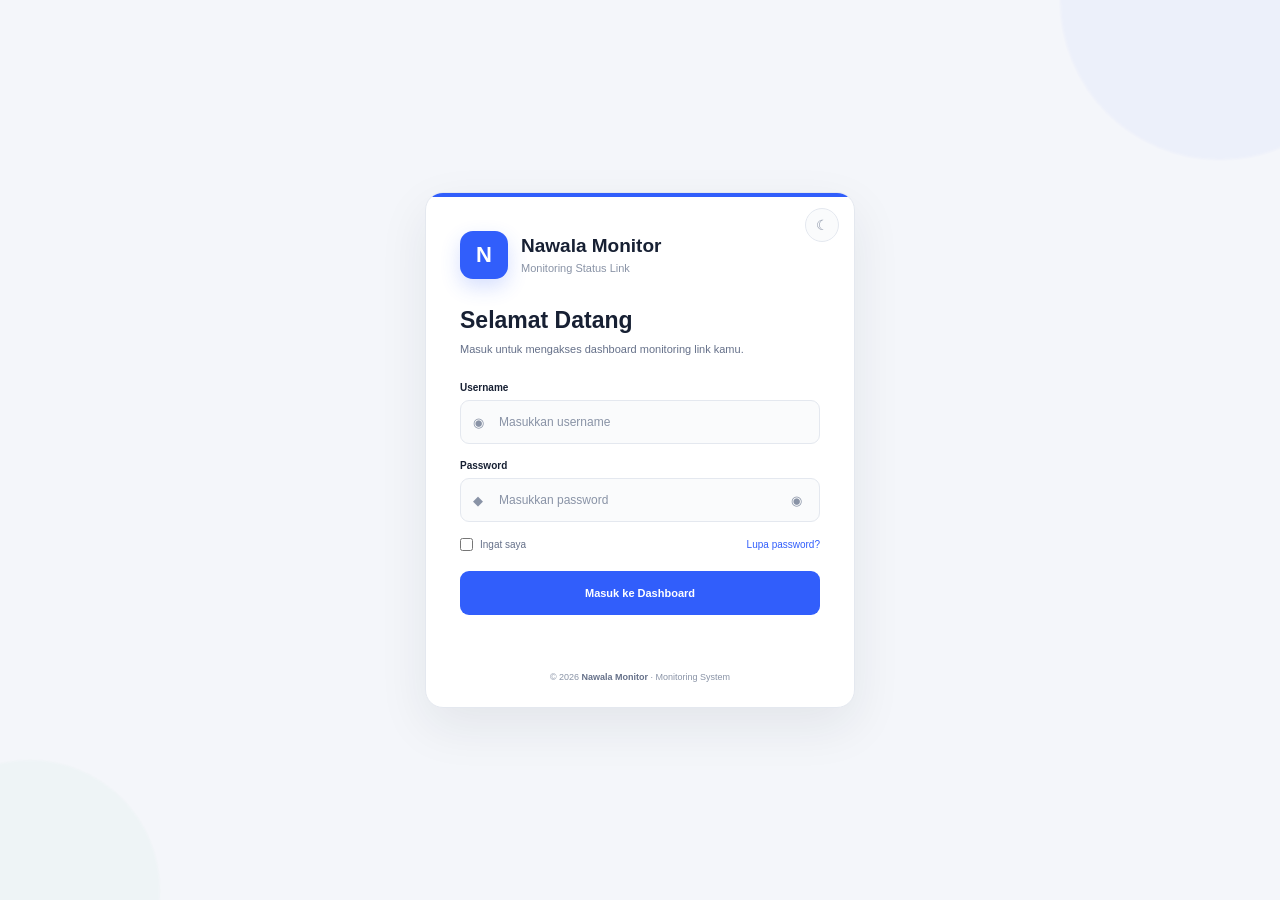
<file: index.html>
<!DOCTYPE html>
<html lang="id">
<head>
    <meta charset="UTF-8">

    <meta
        name="viewport"
        content="width=device-width, initial-scale=1.0"
    >

    <title>Nawala Monitor - Login</title>

    <style>

        * {
            box-sizing: border-box;
            margin: 0;
            padding: 0;
        }


        :root {
            --background: #f4f6fa;
            --surface: #ffffff;
            --surface-soft: #fafbfc;

            --text: #172033;
            --text-secondary: #657089;
            --muted: #8993a6;

            --border: #e4e8ef;

            --primary: #315efb;
            --primary-hover: #244bd3;

            --green: #16a36a;
            --green-bg: #e8f8f1;

            --red: #e04444;
            --red-bg: #fff0f0;

            --blue-bg: #edf2ff;

            --shadow:
                0 18px 50px
                rgba(25, 35, 55, .08);
        }


        body.dark {
            --background: #0f141d;
            --surface: #171d28;
            --surface-soft: #1b222e;

            --text: #f1f4f9;
            --text-secondary: #aeb7c7;
            --muted: #7f8a9e;

            --border: #293241;

            --blue-bg: #1b2a52;
            --green-bg: #123a2c;
            --red-bg: #401f22;

            --shadow:
                0 18px 50px
                rgba(0, 0, 0, .25);
        }


        html,
        body {
            width: 100%;
            min-height: 100%;
        }


        body {
            font-family:
                Inter,
                -apple-system,
                BlinkMacSystemFont,
                "Segoe UI",
                Arial,
                sans-serif;

            background:
                var(--background);

            color:
                var(--text);

            min-height: 100vh;

            display: flex;
            align-items: center;
            justify-content: center;

            padding: 24px;

            transition:
                background .25s,
                color .25s;
        }


        .page-background {
            position: fixed;
            inset: 0;

            pointer-events: none;
            overflow: hidden;
        }


        .background-circle {
            position: absolute;

            border-radius: 50%;

            filter: blur(1px);

            opacity: .45;
        }


        .circle-one {
            width: 320px;
            height: 320px;

            top: -160px;
            right: -100px;

            background:
                rgba(49, 94, 251, .08);
        }


        .circle-two {
            width: 260px;
            height: 260px;

            bottom: -120px;
            left: -100px;

            background:
                rgba(22, 163, 106, .06);
        }


        .login-wrapper {
            position: relative;

            width: min(430px, 100%);

            animation:
                loginAppear .45s ease;
        }


        @keyframes loginAppear {

            from {
                opacity: 0;

                transform:
                    translateY(12px)
                    scale(.98);
            }

            to {
                opacity: 1;

                transform:
                    translateY(0)
                    scale(1);
            }

        }


        .login-card {
            position: relative;

            background:
                var(--surface);

            border:
                1px solid
                var(--border);

            border-radius:
                18px;

            box-shadow:
                var(--shadow);

            overflow: hidden;
        }


        .top-line {
            width: 100%;
            height: 4px;

            background:
                var(--primary);
        }


        .login-content {
            padding:
                34px 34px 30px;
        }


        .brand {
            display: flex;
            align-items: center;

            gap: 13px;

            margin-bottom: 28px;
        }


        .brand-icon {
            width: 48px;
            height: 48px;

            flex-shrink: 0;

            display: flex;
            align-items: center;
            justify-content: center;

            border-radius: 13px;

            background:
                var(--primary);

            color: #fff;

            font-size: 22px;
            font-weight: 800;

            box-shadow:
                0 8px 20px
                rgba(49, 94, 251, .20);
        }


        .brand-text h1 {
            font-size: 19px;
            line-height: 1.2;

            margin-bottom: 4px;
        }


        .brand-text p {
            color:
                var(--muted);

            font-size: 11px;
        }


        .login-title {
            margin-bottom: 7px;

            font-size: 23px;
            font-weight: 750;
        }


        .login-subtitle {
            margin-bottom: 24px;

            color:
                var(--text-secondary);

            font-size: 11px;

            line-height: 1.6;
        }


        .form-group {
            margin-bottom: 16px;
        }


        .form-label-row {
            display: flex;
            align-items: center;
            justify-content: space-between;

            margin-bottom: 7px;
        }


        .form-label {
            color:
                var(--text);

            font-size: 10px;
            font-weight: 700;
        }


        .field-wrap {
            position: relative;
        }


        .field-icon {
            position: absolute;

            left: 13px;
            top: 50%;

            transform:
                translateY(-50%);

            color:
                var(--muted);

            font-size: 13px;

            pointer-events: none;
        }


        .field-input {
            width: 100%;
            height: 44px;

            padding:
                0 44px 0 38px;

            border:
                1px solid
                var(--border);

            border-radius: 9px;

            outline: none;

            background:
                var(--surface-soft);

            color:
                var(--text);

            font-size: 12px;

            transition:
                border-color .2s,
                box-shadow .2s,
                background .2s;
        }


        .field-input::placeholder {
            color:
                var(--muted);
        }


        .field-input:focus {
            border-color:
                var(--primary);

            box-shadow:
                0 0 0 3px
                rgba(49, 94, 251, .08);
        }


        .password-toggle {
            position: absolute;

            right: 10px;
            top: 50%;

            transform:
                translateY(-50%);

            width: 28px;
            height: 28px;

            display: flex;
            align-items: center;
            justify-content: center;

            border: none;
            border-radius: 7px;

            background:
                transparent;

            color:
                var(--muted);

            cursor: pointer;

            font-size: 13px;
        }


        .password-toggle:hover {
            background:
                var(--surface);

            color:
                var(--text-secondary);
        }


        .form-options {
            display: flex;
            align-items: center;
            justify-content: space-between;

            margin:
                3px 0 20px;
        }


        .remember-wrap {
            display: flex;
            align-items: center;

            gap: 7px;
        }


        .remember-wrap input {
            width: 13px;
            height: 13px;

            accent-color:
                var(--primary);

            cursor: pointer;
        }


        .remember-wrap label {
            color:
                var(--text-secondary);

            font-size: 10px;

            cursor: pointer;
        }


        .forgot-button {
            border: none;
            background: none;

            color:
                var(--primary);

            font-size: 10px;

            cursor: pointer;
        }


        .forgot-button:hover {
            text-decoration: underline;
        }


        .login-button {
            width: 100%;
            height: 44px;

            display: flex;
            align-items: center;
            justify-content: center;

            gap: 8px;

            border: none;
            border-radius: 9px;

            background:
                var(--primary);

            color: #fff;

            font-size: 11px;
            font-weight: 700;

            cursor: pointer;

            transition:
                background .2s,
                transform .2s,
                box-shadow .2s;
        }


        .login-button:hover {
            background:
                var(--primary-hover);

            transform:
                translateY(-1px);

            box-shadow:
                0 7px 18px
                rgba(49, 94, 251, .18);
        }


        .login-button:active {
            transform:
                translateY(0);
        }


        .login-button:disabled {
            opacity: .65;

            cursor:
                not-allowed;

            transform:
                none;

            box-shadow:
                none;
        }


        .button-spinner {
            width: 14px;
            height: 14px;

            border:
                2px solid
                rgba(255,255,255,.35);

            border-top-color:
                #fff;

            border-radius: 50%;

            animation:
                spin .7s linear infinite;

            display: none;
        }


        .login-button.loading
        .button-spinner {
            display: block;
        }


        @keyframes spin {

            to {
                transform:
                    rotate(360deg);
            }

        }


        .inline-status {
            min-height: 16px;

            margin-top: 11px;

            text-align: center;

            font-size: 10px;
        }


        .inline-status.success {
            color:
                var(--green);
        }


        .inline-status.error {
            color:
                var(--red);
        }


        .login-footer {
            padding:
                0 34px 25px;

            text-align: center;

            color:
                var(--muted);

            font-size: 9px;
        }


        .login-footer strong {
            color:
                var(--text-secondary);

            font-weight: 600;
        }


        .theme-button {
            position: absolute;

            top: 15px;
            right: 15px;

            width: 34px;
            height: 34px;

            display: flex;
            align-items: center;
            justify-content: center;

            border:
                1px solid
                var(--border);

            border-radius: 50%;

            background:
                var(--surface-soft);

            color:
                var(--muted);

            cursor: pointer;

            font-size: 14px;

            transition:
                .2s;
        }


        .theme-button:hover {
            color:
                var(--primary);

            border-color:
                var(--primary);
        }


        .modal-overlay {
            position: fixed;

            inset: 0;

            z-index: 9999;

            display: flex;
            align-items: center;
            justify-content: center;

            padding: 20px;

            background:
                rgba(10, 18, 32, .38);

            backdrop-filter:
                blur(5px);

            opacity: 0;
            visibility: hidden;

            transition:
                opacity .2s ease,
                visibility .2s ease;
        }


        .modal-overlay.show {
            opacity: 1;
            visibility: visible;
        }


        .modal-card {
            position: relative;

            width: min(370px, 100%);

            padding:
                28px 25px 24px;

            border:
                1px solid
                var(--border);

            border-radius:
                16px;

            background:
                var(--surface);

            box-shadow:
                0 20px 60px
                rgba(10, 18, 32, .18);

            text-align: center;

            transform:
                translateY(10px)
                scale(.96);

            transition:
                transform .25s ease;
        }


        .modal-overlay.show
        .modal-card {
            transform:
                translateY(0)
                scale(1);
        }


        .modal-icon {
            width: 46px;
            height: 46px;

            margin:
                0 auto 14px;

            display: flex;
            align-items: center;
            justify-content: center;

            border-radius: 50%;

            font-size: 21px;
            font-weight: 800;
        }


        .modal-icon.error {
            background:
                var(--red-bg);

            color:
                var(--red);
        }


        .modal-icon.success {
            background:
                var(--green-bg);

            color:
                var(--green);
        }


        .modal-icon.info {
            background:
                var(--blue-bg);

            color:
                var(--primary);
        }


        .modal-title {
            margin-bottom: 6px;

            font-size: 16px;
        }


        .modal-text {
            color:
                var(--text-secondary);

            font-size: 11px;

            line-height: 1.6;
        }


        .modal-button {
            width: 100%;
            height: 38px;

            margin-top: 18px;

            border: none;
            border-radius: 8px;

            background:
                var(--primary);

            color: #fff;

            font-size: 11px;
            font-weight: 700;

            cursor: pointer;
        }


        .modal-button:hover {
            background:
                var(--primary-hover);
        }


        @media (max-width: 500px) {

            body {
                padding:
                    14px;
            }


            .login-content {
                padding:
                    28px 22px 24px;
            }


            .login-footer {
                padding:
                    0 22px 21px;
            }


            .login-title {
                font-size: 21px;
            }

        }

    </style>
</head>


<body>


<div class="page-background">

    <div class="background-circle circle-one"></div>

    <div class="background-circle circle-two"></div>

</div>


<div class="login-wrapper">

    <div class="login-card">

        <div class="top-line"></div>


        <button
            class="theme-button"
            id="themeButton"
            type="button"
            title="Ganti tema"
        >
            ☀
        </button>


        <div class="login-content">


            <div class="brand">

                <div class="brand-icon">
                    N
                </div>


                <div class="brand-text">

                    <h1>
                        Nawala Monitor
                    </h1>

                    <p>
                        Monitoring Status Link
                    </p>

                </div>

            </div>


            <h2 class="login-title">
                Selamat Datang
            </h2>


            <p class="login-subtitle">
                Masuk untuk mengakses dashboard
                monitoring link kamu.
            </p>


            <form id="loginForm">


                <div class="form-group">

                    <div class="form-label-row">

                        <label
                            class="form-label"
                            for="username"
                        >
                            Username
                        </label>

                    </div>


                    <div class="field-wrap">

                        <span class="field-icon">
                            ◉
                        </span>


                        <input
                            class="field-input"
                            id="username"
                            name="username"
                            type="text"
                            placeholder="Masukkan username"
                            autocomplete="username"
                            required
                        >

                    </div>

                </div>


                <div class="form-group">

                    <div class="form-label-row">

                        <label
                            class="form-label"
                            for="password"
                        >
                            Password
                        </label>

                    </div>


                    <div class="field-wrap">

                        <span class="field-icon">
                            ◆
                        </span>


                        <input
                            class="field-input"
                            id="password"
                            name="password"
                            type="password"
                            placeholder="Masukkan password"
                            autocomplete="current-password"
                            required
                        >


                        <button
                            class="password-toggle"
                            id="passwordToggle"
                            type="button"
                            title="Tampilkan password"
                        >
                            ◉
                        </button>

                    </div>

                </div>


                <div class="form-options">

                    <div class="remember-wrap">

                        <input
                            id="remember"
                            type="checkbox"
                        >


                        <label for="remember">
                            Ingat saya
                        </label>

                    </div>


                    <button
                        class="forgot-button"
                        id="forgotButton"
                        type="button"
                    >
                        Lupa password?
                    </button>

                </div>


                <button
                    class="login-button"
                    id="loginButton"
                    type="submit"
                >

                    <span
                        class="button-spinner"
                    ></span>


                    <span id="loginButtonText">
                        Masuk ke Dashboard
                    </span>

                </button>


                <div
                    class="inline-status"
                    id="inlineStatus"
                ></div>


            </form>

        </div>


        <div class="login-footer">

            <span>
                © 2026
                <strong>Nawala Monitor</strong>
                · Monitoring System
            </span>

        </div>

    </div>

</div>


<div
    class="modal-overlay"
    id="modalOverlay"
    aria-hidden="true"
>

    <div
        class="modal-card"
        role="dialog"
        aria-modal="true"
    >

        <div
            class="modal-icon error"
            id="modalIcon"
        >
            !
        </div>


        <h3
            class="modal-title"
            id="modalTitle"
        >
            Login Gagal
        </h3>


        <p
            class="modal-text"
            id="modalText"
        >
            Username atau password salah.
        </p>


        <button
            class="modal-button"
            id="modalButton"
            type="button"
        >
            Tutup
        </button>

    </div>

</div>


<script>

    const API_URL =
        "https://script.google.com/macros/s/AKfycbx0aAqxAzjp5Fsappyf5qnbLV9uavVsM596x0kNsBqiwUP4vPlfJUjYnQXFvDvKezkS/exec";


    const DASHBOARD_URL =
        "dashboard/index.html";


    const SESSION_KEY =
        "nawala_session";


    const USERNAME_KEY =
        "nawala_username";


    const SESSION_EXPIRES_KEY =
        "nawala_session_expires";


    const loginForm =
        document.getElementById(
            "loginForm"
        );


    const usernameInput =
        document.getElementById(
            "username"
        );


    const passwordInput =
        document.getElementById(
            "password"
        );


    const passwordToggle =
        document.getElementById(
            "passwordToggle"
        );


    const loginButton =
        document.getElementById(
            "loginButton"
        );


    const loginButtonText =
        document.getElementById(
            "loginButtonText"
        );


    const inlineStatus =
        document.getElementById(
            "inlineStatus"
        );


    const rememberInput =
        document.getElementById(
            "remember"
        );


    const forgotButton =
        document.getElementById(
            "forgotButton"
        );


    const themeButton =
        document.getElementById(
            "themeButton"
        );


    const modalOverlay =
        document.getElementById(
            "modalOverlay"
        );


    const modalIcon =
        document.getElementById(
            "modalIcon"
        );


    const modalTitle =
        document.getElementById(
            "modalTitle"
        );


    const modalText =
        document.getElementById(
            "modalText"
        );


    const modalButton =
        document.getElementById(
            "modalButton"
        );


    function showModal(
        type,
        title,
        text
    ) {

        modalIcon.className =
            "modal-icon " +
            type;


        if (
            type ===
            "success"
        ) {

            modalIcon.textContent =
                "✓";

        } else if (
            type ===
            "info"
        ) {

            modalIcon.textContent =
                "i";

        } else {

            modalIcon.textContent =
                "!";

        }


        modalTitle.textContent =
            title;


        modalText.textContent =
            text;


        modalOverlay.classList.add(
            "show"
        );


        modalOverlay.setAttribute(
            "aria-hidden",
            "false"
        );

    }


    function closeModal() {

        modalOverlay.classList.remove(
            "show"
        );


        modalOverlay.setAttribute(
            "aria-hidden",
            "true"
        );

    }


    function setLoading(
        loading
    ) {

        loginButton.disabled =
            loading;


        if (loading) {

            loginButton.classList.add(
                "loading"
            );


            loginButtonText.textContent =
                "Memeriksa...";

        } else {

            loginButton.classList.remove(
                "loading"
            );


            loginButtonText.textContent =
                "Masuk ke Dashboard";

        }

    }


    function showInlineStatus(
        text,
        type
    ) {

        inlineStatus.textContent =
            text;


        inlineStatus.className =
            "inline-status " +
            (type || "");

    }


    function loadTheme() {

        const savedTheme =
            localStorage.getItem(
                "nawalaLoginTheme"
            );


        if (
            savedTheme ===
            "dark"
        ) {

            document.body.classList.add(
                "dark"
            );


            themeButton.textContent =
                "☀";

        } else {

            document.body.classList.remove(
                "dark"
            );


            themeButton.textContent =
                "☾";

        }

    }


    function toggleTheme() {

        const dark =
            document.body.classList.toggle(
                "dark"
            );


        localStorage.setItem(
            "nawalaLoginTheme",
            dark
                ? "dark"
                : "light"
        );


        themeButton.textContent =
            dark
                ? "☀"
                : "☾";

    }


    function loadRememberedUsername() {

        const savedUsername =
            localStorage.getItem(
                "nawalaRememberUsername"
            );


        if (
            savedUsername
        ) {

            usernameInput.value =
                savedUsername;


            rememberInput.checked =
                true;

        }

    }


    function clearSession() {

        localStorage.removeItem(
            SESSION_KEY
        );

        localStorage.removeItem(
            USERNAME_KEY
        );

        localStorage.removeItem(
            SESSION_EXPIRES_KEY
        );

    }


    function getStoredSession() {

        const token =
            localStorage.getItem(
                SESSION_KEY
            );


        const expiresAt =
            Number(
                localStorage.getItem(
                    SESSION_EXPIRES_KEY
                ) || 0
            );


        if (!token) {
            return null;
        }


        if (
            expiresAt &&
            Date.now() >= expiresAt
        ) {

            clearSession();

            return null;

        }


        return {
            token: token,
            expiresAt: expiresAt
        };

    }


    function verifyExistingSession() {

        const session =
            getStoredSession();


        if (!session) {
            return;
        }


        const callbackName =
            "sessionCallback_" +
            Date.now() +
            "_" +
            Math.floor(
                Math.random() * 100000
            );


        const script =
            document.createElement(
                "script"
            );


        let finished =
            false;


        const cleanup =
            function() {

                delete window[
                    callbackName
                ];


                if (
                    script.parentNode
                ) {

                    script.parentNode.removeChild(
                        script
                    );

                }

            };


        const timeout =
            setTimeout(
                function() {

                    if (finished) {
                        return;
                    }


                    finished =
                        true;


                    cleanup();

                },
                10000
            );


        window[
            callbackName
        ] =
            function(result) {

                if (finished) {
                    return;
                }


                finished =
                    true;


                clearTimeout(
                    timeout
                );


                cleanup();


                if (
                    result &&
                    result.ok === true &&
                    result.authenticated === true
                ) {

                    if (
                        result.expiresAt
                    ) {

                        localStorage.setItem(
                            SESSION_EXPIRES_KEY,
                            String(
                                result.expiresAt
                            )
                        );

                    }


                    if (
                        result.username
                    ) {

                        localStorage.setItem(
                            USERNAME_KEY,
                            result.username
                        );

                    }


                    window.location.replace(
                        DASHBOARD_URL
                    );

                } else {

                    clearSession();

                }

            };


        script.onerror =
            function() {

                clearTimeout(
                    timeout
                );

                if (
                    !finished
                ) {

                    finished =
                        true;

                    cleanup();

                }

            };


        const params =
            new URLSearchParams({

                action:
                    "verify",

                token:
                    session.token,

                callback:
                    callbackName

            });


        script.src =
            API_URL +
            "?" +
            params.toString();


        document.body.appendChild(
            script
        );

    }


    passwordToggle.addEventListener(
        "click",
        function() {

            const showing =
                passwordInput.type ===
                "text";


            passwordInput.type =
                showing
                    ? "password"
                    : "text";


            passwordToggle.textContent =
                showing
                    ? "◉"
                    : "◍";

        }
    );


    themeButton.addEventListener(
        "click",
        toggleTheme
    );


    modalButton.addEventListener(
        "click",
        closeModal
    );


    modalOverlay.addEventListener(
        "click",
        function(event) {

            if (
                event.target ===
                modalOverlay
            ) {

                closeModal();

            }

        }
    );


    document.addEventListener(
        "keydown",
        function(event) {

            if (
                event.key ===
                "Escape"
            ) {

                closeModal();

            }

        }
    );


    forgotButton.addEventListener(
        "click",
        function() {

            showModal(
                "info",
                "Lupa Password",
                "Hubungi administrator Nawala Monitor untuk mendapatkan bantuan login."
            );

        }
    );


    loginForm.addEventListener(
        "submit",
        function(event) {

            event.preventDefault();


            const username =
                usernameInput.value.trim();


            const password =
                passwordInput.value;


            if (!username) {

                showModal(
                    "error",
                    "Username Kosong",
                    "Silakan masukkan username terlebih dahulu."
                );


                usernameInput.focus();

                return;

            }


            if (!password) {

                showModal(
                    "error",
                    "Password Kosong",
                    "Silakan masukkan password terlebih dahulu."
                );


                passwordInput.focus();

                return;

            }


            setLoading(
                true
            );


            showInlineStatus(
                "Menghubungi server...",
                ""
            );


            const callbackName =
                "loginCallback_" +
                Date.now() +
                "_" +
                Math.floor(
                    Math.random() * 100000
                );


            const script =
                document.createElement(
                    "script"
                );


            let finished =
                false;


            const cleanup =
                function() {

                    delete window[
                        callbackName
                    ];


                    if (
                        script.parentNode
                    ) {

                        script.parentNode.removeChild(
                            script
                        );

                    }

                };


            const finish =
                function() {

                    if (
                        finished
                    ) {

                        return false;

                    }


                    finished =
                        true;


                    cleanup();


                    return true;

                };


            const timeout =
                setTimeout(
                    function() {

                        if (
                            !finish()
                        ) {

                            return;

                        }


                        setLoading(
                            false
                        );


                        showInlineStatus(
                            "Server tidak merespons.",
                            "error"
                        );


                        showModal(
                            "error",
                            "Koneksi Gagal",
                            "Server login tidak merespons. Coba lagi beberapa saat."
                        );

                    },
                    15000
                );


            window[
                callbackName
            ] =
                function(result) {

                    if (
                        !finish()
                    ) {

                        return;

                    }


                    clearTimeout(
                        timeout
                    );


                    setLoading(
                        false
                    );


                    if (
                        result &&
                        result.ok === true &&
                        result.token
                    ) {

                        localStorage.setItem(
                            SESSION_KEY,
                            result.token
                        );


                        localStorage.setItem(
                            USERNAME_KEY,
                            result.username ||
                            username
                        );


                        if (
                            result.expiresAt
                        ) {

                            localStorage.setItem(
                                SESSION_EXPIRES_KEY,
                                String(
                                    result.expiresAt
                                )
                            );

                        }


                        if (
                            rememberInput.checked
                        ) {

                            localStorage.setItem(
                                "nawalaRememberUsername",
                                username
                            );

                        } else {

                            localStorage.removeItem(
                                "nawalaRememberUsername"
                            );

                        }


                        showInlineStatus(
                            "Login berhasil.",
                            "success"
                        );


                        showModal(
                            "success",
                            "Login Berhasil",
                            "Selamat datang. Dashboard akan dibuka."
                        );


                        setTimeout(
                            function() {

                                window.location.replace(
                                    DASHBOARD_URL
                                );

                            },
                            700
                        );


                        return;

                    }


                    showInlineStatus(
                        result &&
                        result.error
                            ? result.error
                            : "Username atau password salah.",
                        "error"
                    );


                    showModal(
                        "error",
                        "Login Gagal",
                        result &&
                        result.error
                            ? result.error
                            : "Username atau password salah."
                    );

                };


            script.onerror =
                function() {

                    if (
                        !finish()
                    ) {

                        return;

                    }


                    clearTimeout(
                        timeout
                    );


                    setLoading(
                        false
                    );


                    showInlineStatus(
                        "Gagal menghubungi server.",
                        "error"
                    );


                    showModal(
                        "error",
                        "Koneksi Gagal",
                        "Tidak dapat terhubung ke server login."
                    );

                };


            const params =
                new URLSearchParams({

                    action:
                        "login",

                    username:
                        username,

                    password:
                        password,

                    callback:
                        callbackName

                });


            script.src =
                API_URL +
                "?" +
                params.toString();


            document.body.appendChild(
                script
            );

        }
    );


    loadTheme();


    loadRememberedUsername();


    verifyExistingSession();

</script>


</body>
</html>
</file>
<file: dashboard/style.css>
* {
    box-sizing: border-box;
    margin: 0;
    padding: 0;
}

:root {
    --background: #f4f6fa;
    --surface: #fff;
    --surface-soft: #fafbfc;
    --text: #172033;
    --text-secondary: #657089;
    --muted: #8993a6;
    --border: #e4e8ef;

    --primary: #315efb;
    --primary-hover: #244bd3;

    --green: #16a36a;
    --green-bg: #e8f8f1;

    --red: #e04444;
    --red-bg: #fff0f0;

    --yellow: #d99000;
    --yellow-bg: #fff7df;

    --blue-bg: #edf2ff;

    --shadow: 0 2px 8px rgba(25, 35, 55, .04);
}

body.dark {
    --background: #0f141d;
    --surface: #171d28;
    --surface-soft: #1b222e;
    --text: #f1f4f9;
    --text-secondary: #aeb7c7;
    --muted: #7f8a9e;
    --border: #293241;

    --blue-bg: #1b2a52;
    --green-bg: #123a2c;
    --red-bg: #401f22;
    --yellow-bg: #3c3017;

    --shadow: 0 2px 10px rgba(0, 0, 0, .18);
}

body {
    font-family:
        Inter,
        -apple-system,
        BlinkMacSystemFont,
        "Segoe UI",
        Arial,
        sans-serif;

    background: var(--background);
    color: var(--text);
    min-height: 100vh;

    transition:
        background .2s,
        color .2s;
}

body.modal-open {
    overflow: hidden;
}

.container {
    width: min(1500px, 100%);
    margin: auto;
    padding: 20px 28px;
}


/* Header */

.header {
    min-height: 76px;
    padding: 15px 20px;
    margin-bottom: 24px;

    display: flex;
    align-items: center;
    justify-content: space-between;
    gap: 20px;

    background: var(--surface);
    border: 1px solid var(--border);
    border-radius: 14px;
    box-shadow: var(--shadow);
}

.brand,
.header-right,
.system,
.monitoring-actions,
.search,
.url-input,
.heading-title,
.stats,
.stat-card,
.action-group {
    display: flex;
    align-items: center;
}

.brand {
    gap: 12px;
}

.brand-icon {
    width: 45px;
    height: 45px;

    display: flex;
    align-items: center;
    justify-content: center;

    border-radius: 12px;
    background: var(--primary);
    color: #fff;

    font-size: 21px;
    font-weight: 800;
}

.brand h1 {
    font-size: 18px;
    line-height: 1.2;
    margin-bottom: 3px;
}

.brand p {
    color: var(--muted);
    font-size: 11px;
}

.header-right {
    gap: 14px;
}

.theme-toggle {
    height: 34px;
    padding: 3px 7px;

    display: flex;
    align-items: center;
    gap: 5px;

    border: 1px solid var(--border);
    border-radius: 20px;
    background: var(--surface-soft);
    color: var(--muted);

    cursor: pointer;
    font-size: 12px;
}

.toggle-circle {
    position: relative;

    width: 27px;
    height: 27px;

    border-radius: 50%;
    background: var(--primary);
}

.toggle-circle::after {
    content: "";

    position: absolute;
    top: 50%;
    left: 50%;

    width: 10px;
    height: 10px;

    transform: translate(-50%, -50%);

    border-radius: 50%;
    background: #fff;
}

.system {
    gap: 7px;

    padding: 8px 12px;

    border-radius: 20px;
    background: var(--green-bg);
    color: var(--green);

    font-size: 11px;
    font-weight: 700;
}

.online-dot {
    width: 7px;
    height: 7px;
    border-radius: 50%;
    background: currentColor;
}

.update-info {
    padding-left: 14px;

    display: flex;
    flex-direction: column;
    gap: 2px;

    border-left: 1px solid var(--border);

    color: var(--muted);
    font-size: 10px;
}

.update-info strong {
    color: var(--text);
    font-size: 11px;
}


/* General */

.section-heading {
    margin-bottom: 17px;
}

.heading-title {
    gap: 9px;
}

.heading-title h2 {
    font-size: 17px;
    line-height: 1.2;
}

.heading-icon {
    color: var(--primary);
    font-size: 17px;
}

.section-heading p {
    margin-top: 6px;

    color: var(--text-secondary);
    font-size: 11px;
}


/* Dashboard */

.dashboard {
    margin-bottom: 22px;
}

.stats {
    display: grid;
    grid-template-columns: repeat(4, 1fr);
    gap: 14px;
}

.stat-card {
    min-height: 120px;
    gap: 14px;
    padding: 18px;

    background: var(--surface);
    border: 1px solid var(--border);
    border-radius: 13px;
    box-shadow: var(--shadow);
}

.stat-icon {
    width: 44px;
    height: 44px;
    flex: 0 0 auto;

    display: flex;
    align-items: center;
    justify-content: center;

    border-radius: 50%;
    font-size: 18px;
    font-weight: 800;
}

.stat-icon.blue {
    color: var(--primary);
    background: var(--blue-bg);
}

.stat-icon.green {
    color: var(--green);
    background: var(--green-bg);
}

.stat-icon.red {
    color: var(--red);
    background: var(--red-bg);
}

.stat-icon.yellow {
    color: var(--yellow);
    background: var(--yellow-bg);
}

.stat-content {
    min-width: 0;
}

.stat-content span {
    display: block;
    margin-bottom: 4px;

    color: var(--text-secondary);
    font-size: 11px;
}

.stat-content strong {
    display: block;
    margin-bottom: 5px;

    font-size: 26px;
    line-height: 1;
}

.stat-content small {
    color: var(--muted);
    font-size: 9px;
}


/* Panel */

.panel {
    margin-bottom: 22px;
    padding: 21px;

    background: var(--surface);
    border: 1px solid var(--border);
    border-radius: 14px;
    box-shadow: var(--shadow);
}


/* Add link */

.add-box {
    display: flex;
    gap: 10px;
}

.url-input {
    flex: 1;
    height: 42px;
    gap: 9px;
    padding: 0 13px;

    border: 1px solid var(--border);
    border-radius: 8px;
    background: var(--surface-soft);
}

.url-input:focus-within {
    border-color: var(--primary);
    box-shadow: 0 0 0 3px rgba(49, 94, 251, .08);
}

.url-input span {
    color: var(--muted);
    font-size: 13px;
}

.url-input input {
    width: 100%;

    border: 0;
    outline: 0;

    background: transparent;
    color: var(--text);

    font-size: 12px;
}

.url-input input::placeholder {
    color: var(--muted);
}

.btn-primary {
    height: 42px;
    padding: 0 22px;

    border: 0;
    border-radius: 8px;

    background: var(--primary);
    color: #fff;

    font-size: 11px;
    font-weight: 700;

    cursor: pointer;
}

.btn-primary:hover {
    background: var(--primary-hover);
}

.btn-primary:disabled {
    opacity: .6;
    cursor: not-allowed;
}

#message {
    min-height: 16px;
    margin-top: 9px;
    font-size: 11px;
}

.message-success {
    color: var(--green);
}

.message-error {
    color: var(--red);
}


/* Monitoring */

.monitoring-panel {
    padding: 0;
}

.monitoring-heading {
    padding: 21px;

    display: flex;
    align-items: center;
    justify-content: space-between;

    gap: 20px;

    border-bottom: 1px solid var(--border);
}

.monitoring-actions {
    gap: 8px;
}


/* Check all */

.btn-check-all {
    height: 36px;
    padding: 0 13px;

    border: 1px solid var(--border);
    border-radius: 8px;

    background: var(--surface);
    color: var(--text-secondary);

    font-size: 10px;
    font-weight: 700;

    cursor: pointer;
    white-space: nowrap;

    transition: .2s;
}

.btn-check-all:hover {
    color: var(--primary);
    background: var(--blue-bg);
    border-color: transparent;
}

.btn-check-all:disabled {
    opacity: .6;
    cursor: not-allowed;
}


/* Search */

.search {
    width: 210px;
    height: 36px;
    gap: 7px;
    padding: 0 10px;

    border: 1px solid var(--border);
    border-radius: 8px;

    background: var(--surface-soft);
}

.search span {
    color: var(--muted);
    font-size: 15px;
}

.search input {
    width: 100%;

    border: 0;
    outline: 0;

    background: transparent;
    color: var(--text);

    font-size: 11px;
}

.search input::placeholder {
    color: var(--muted);
}

select {
    height: 36px;
    min-width: 125px;
    padding: 0 10px;

    border: 1px solid var(--border);
    border-radius: 8px;

    background: var(--surface-soft);
    color: var(--text-secondary);

    font-size: 11px;
    outline: 0;

    cursor: pointer;
}


/* Table */

.table-container {
    overflow-x: auto;
}

table {
    width: 100%;
    min-width: 750px;
    border-collapse: collapse;
}

thead {
    background: var(--surface-soft);
}

th {
    padding: 11px 21px;

    text-align: left;

    color: var(--muted);
    font-size: 9px;
    font-weight: 700;
    letter-spacing: .5px;
}

td {
    padding: 13px 21px;
    border-top: 1px solid var(--border);
    font-size: 11px;
}

.url-cell {
    max-width: 450px;

    color: var(--primary);
    font-weight: 600;

    word-break: break-all;
}

.time-cell {
    color: var(--text-secondary);
    font-size: 10px;
}


/* Status */

.status {
    display: inline-flex;
    align-items: center;
    gap: 6px;

    padding: 5px 9px;

    border-radius: 20px;

    font-size: 9px;
    font-weight: 700;
}

.status-dot {
    width: 6px;
    height: 6px;
    border-radius: 50%;
    background: currentColor;
}

.status-normal {
    color: var(--green);
    background: var(--green-bg);
}

.status-nawala {
    color: var(--red);
    background: var(--red-bg);
}

.status-unchecked {
    color: var(--yellow);
    background: var(--yellow-bg);
}


/* Action */

.action-group {
    gap: 6px;
}

.btn-action {
    height: 28px;
    padding: 0 10px;

    border: 1px solid var(--border);
    border-radius: 7px;

    background: var(--surface);
    color: var(--text-secondary);

    font-size: 10px;

    cursor: pointer;
}

.btn-action:hover {
    border-color: transparent;
}

.btn-check:hover {
    color: var(--primary);
    background: var(--blue-bg);
}

.btn-delete:hover {
    color: var(--red);
    background: var(--red-bg);
}

.btn-action:disabled {
    opacity: .6;
    cursor: not-allowed;
}


/* Empty */

.empty-state {
    padding: 55px 20px;
    text-align: center;
}

.empty-icon {
    margin-bottom: 10px;
    font-size: 30px;
    opacity: .5;
}

.empty-state h3 {
    margin-bottom: 5px;
    font-size: 13px;
}

.empty-state p {
    color: var(--muted);
    font-size: 10px;
}


/* Footer */

footer {
    display: flex;
    justify-content: space-between;

    padding: 3px 2px 15px;

    color: var(--muted);
    font-size: 9px;
}


/* Modal */

.modal-overlay {
    position: fixed;
    inset: 0;
    z-index: 9999;

    display: flex;
    align-items: center;
    justify-content: center;

    padding: 20px;

    background: rgba(10, 18, 32, .35);

    opacity: 0;
    visibility: hidden;

    transition: .2s ease;
}

.modal-overlay.show {
    opacity: 1;
    visibility: visible;
}

.check-modal {
    position: relative;

    width: min(380px, 100%);

    padding: 28px 24px 24px;

    border: 1px solid var(--border);
    border-radius: 15px;

    background: var(--surface);

    box-shadow:
        0 18px 50px
        rgba(25, 35, 55, .16);

    text-align: center;

    transform:
        translateY(10px)
        scale(.97);

    transition: .25s ease;
}

.modal-overlay.show .check-modal {
    transform:
        translateY(0)
        scale(1);
}

.modal-close {
    position: absolute;
    top: 9px;
    right: 11px;

    width: 28px;
    height: 28px;

    display: flex;
    align-items: center;
    justify-content: center;

    border: 0;
    border-radius: 50%;

    background: transparent;
    color: var(--muted);

    font-size: 20px;
    cursor: pointer;
}

.modal-close:hover {
    background: var(--surface-soft);
    color: var(--text);
}

.modal-loader {
    display: flex;
    justify-content: center;

    margin-bottom: 15px;
}

.spinner {
    width: 42px;
    height: 42px;

    border:
        3px solid
        var(--blue-bg);

    border-top-color:
        var(--primary);

    border-radius: 50%;

    animation:
        spin .8s linear infinite;
}

@keyframes spin {
    to {
        transform: rotate(360deg);
    }
}

.modal-success-icon {
    width: 42px;
    height: 42px;

    margin:
        0 auto 15px;

    display: none;
    align-items: center;
    justify-content: center;

    border-radius: 50%;

    background: var(--green-bg);
    color: var(--green);

    font-size: 22px;
    font-weight: 800;
}

.modal-success-icon.show {
    display: flex;
    animation: pop .3s ease;
}

@keyframes pop {
    from {
        opacity: 0;
        transform: scale(.7);
    }

    to {
        opacity: 1;
        transform: scale(1);
    }
}

.check-modal h3 {
    margin-bottom: 7px;
    font-size: 16px;
}

.check-modal > p {
    color: var(--text-secondary);
    font-size: 11px;
    line-height: 1.6;
}

.modal-progress {
    height: 4px;
    margin-top: 17px;

    overflow: hidden;

    border-radius: 10px;
    background: var(--surface-soft);
}

.modal-progress span {
    display: block;

    width: 35%;
    height: 100%;

    border-radius: inherit;
    background: var(--primary);

    animation:
        progress 1.4s ease-in-out infinite;
}

@keyframes progress {
    0% {
        transform: translateX(-150%);
    }

    100% {
        transform: translateX(390%);
    }
}

.modal-summary {
    display: none;

    grid-template-columns: 1fr 1fr;
    gap: 10px;

    margin-top: 17px;
}

.modal-summary.show {
    display: grid;
}

.modal-summary > div {
    padding: 10px;

    border: 1px solid var(--border);
    border-radius: 9px;

    background: var(--surface-soft);
}

.modal-summary span {
    display: block;
    margin-bottom: 3px;

    color: var(--muted);
    font-size: 9px;
}

.modal-summary strong {
    font-size: 19px;
}

.modal-done {
    display: none;

    width: 100%;
    height: 38px;

    margin-top: 15px;

    border: 0;
    border-radius: 8px;

    background: var(--primary);
    color: #fff;

    font-size: 11px;
    font-weight: 700;

    cursor: pointer;
}

.modal-done.show {
    display: block;
}

.modal-done:hover {
    background: var(--primary-hover);
}


/* Responsive */

@media (max-width: 1000px) {

    .stats {
        grid-template-columns: repeat(2, 1fr);
    }

}

@media (max-width: 750px) {

    .container {
        padding: 14px;
    }

    .header {
        align-items: flex-start;
    }

    .header-right {
        flex-wrap: wrap;
        justify-content: flex-end;
    }

    .update-info {
        display: none;
    }

    .monitoring-heading {
        align-items: flex-start;
        flex-direction: column;
    }

    .monitoring-actions {
        width: 100%;
        flex-wrap: wrap;
    }

    .search {
        flex: 1;
    }

}

@media (max-width: 550px) {

    .header {
        display: block;
    }

    .header-right {
        justify-content: flex-start;
        margin-top: 15px;
    }

    .stats {
        grid-template-columns: 1fr;
    }

    .add-box {
        flex-direction: column;
    }

    .btn-primary {
        width: 100%;
    }

    .monitoring-actions {
        flex-direction: column;
    }

    .btn-check-all,
    .search,
    select {
        width: 100%;
    }

    .search {
        flex: none;
    }

    footer {
        flex-direction: column;
        gap: 5px;
    }

}
</file>
